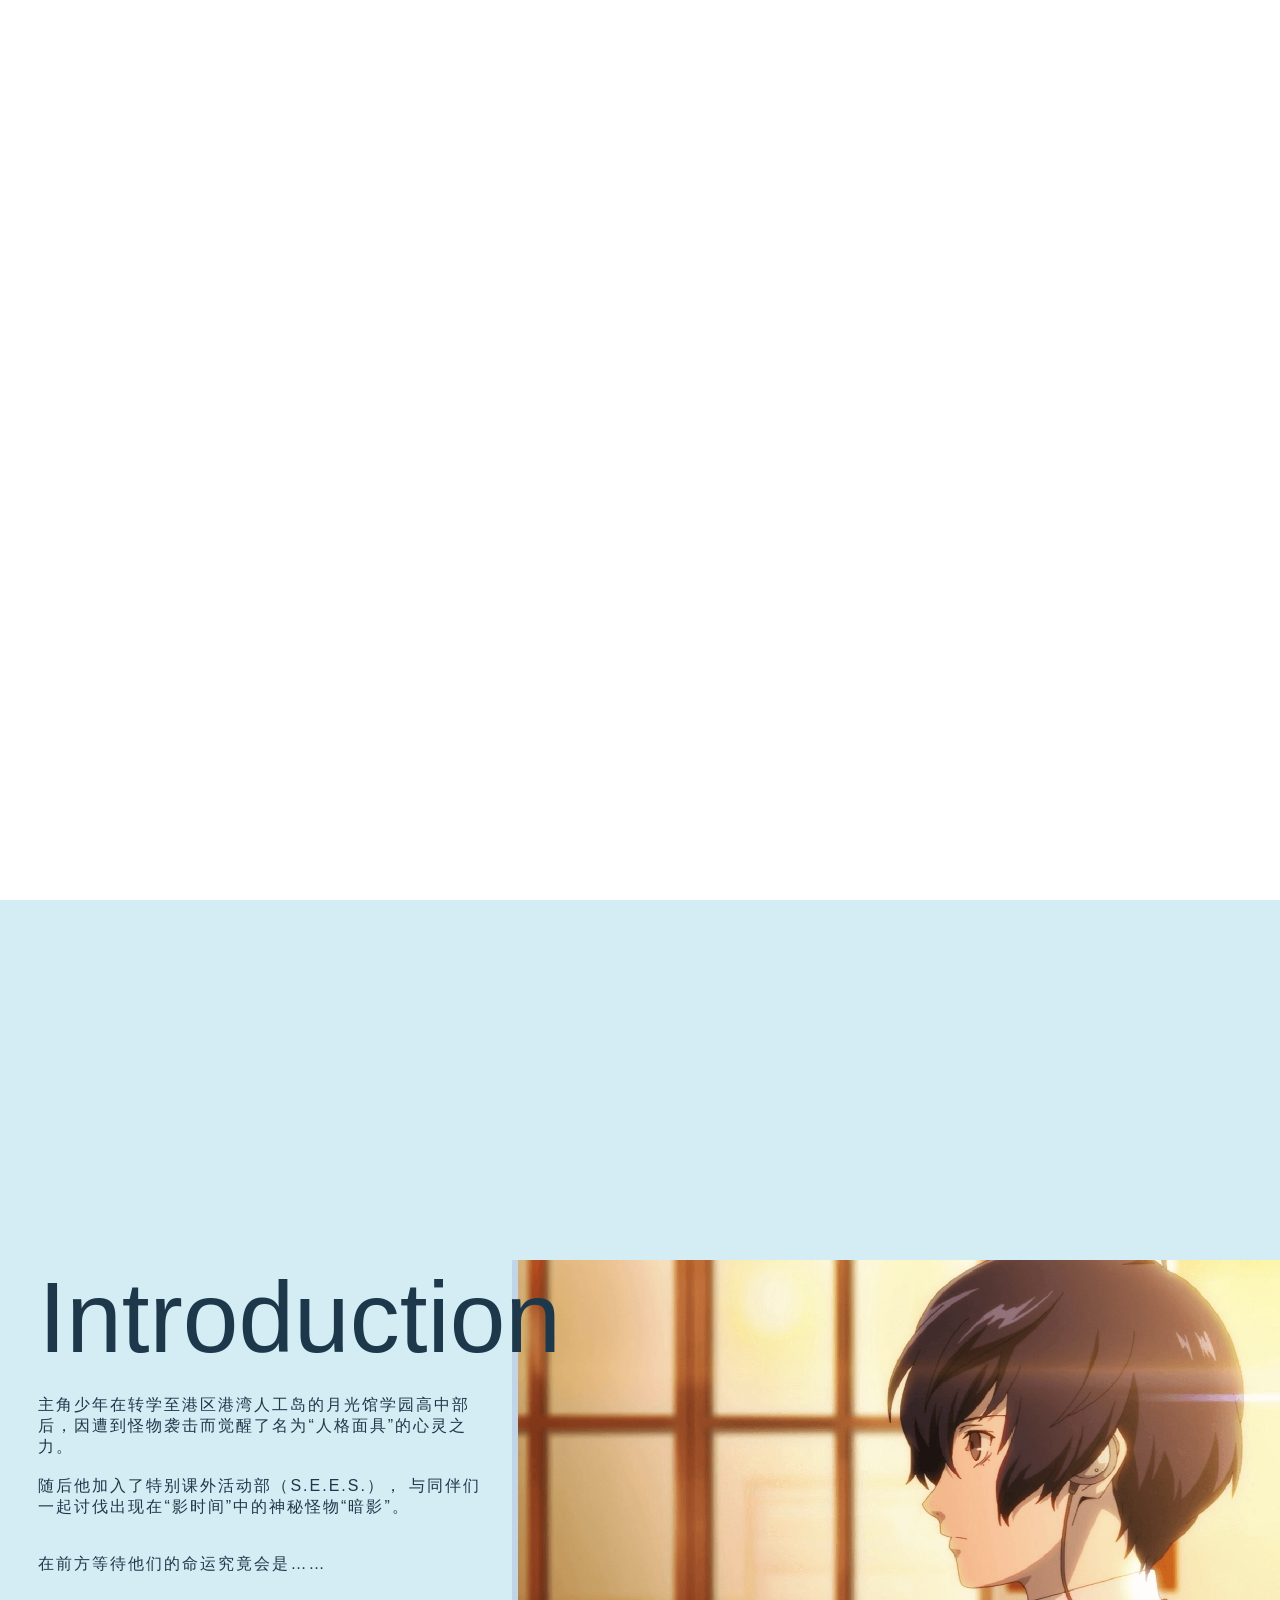
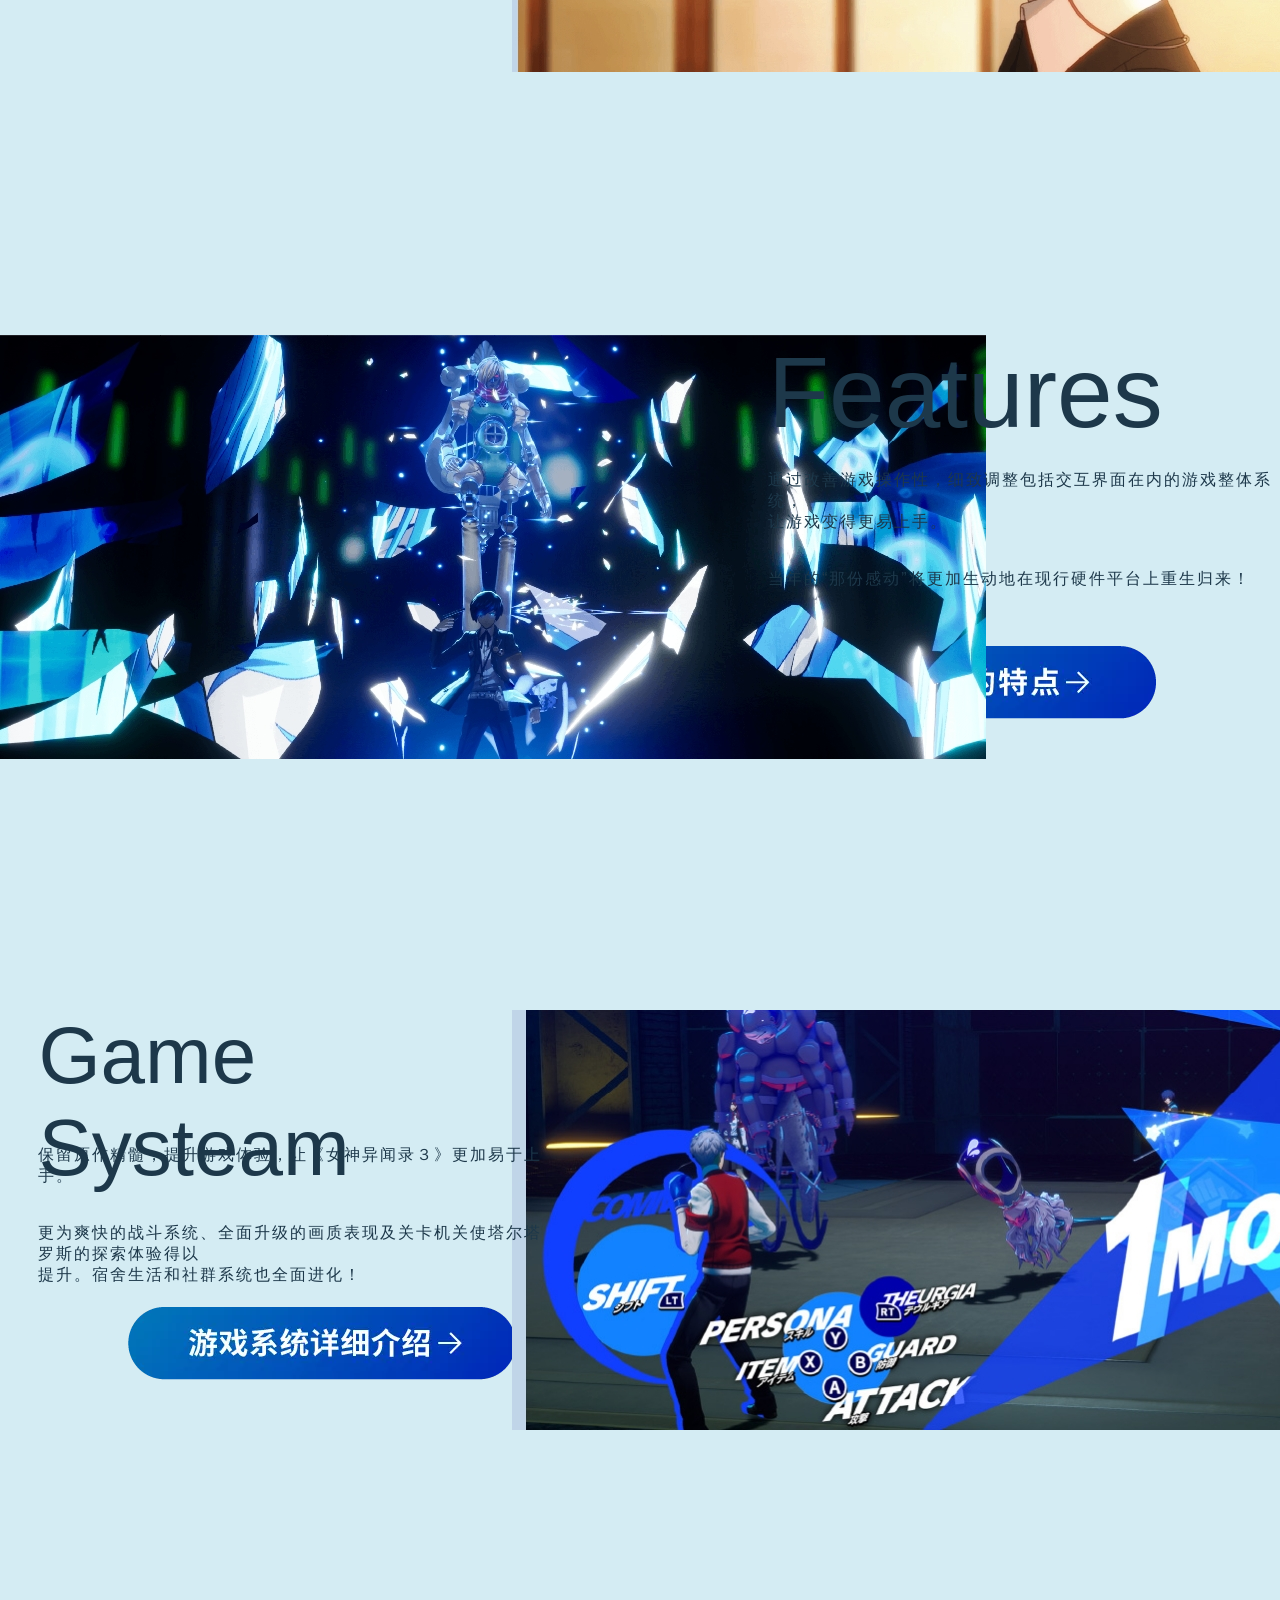
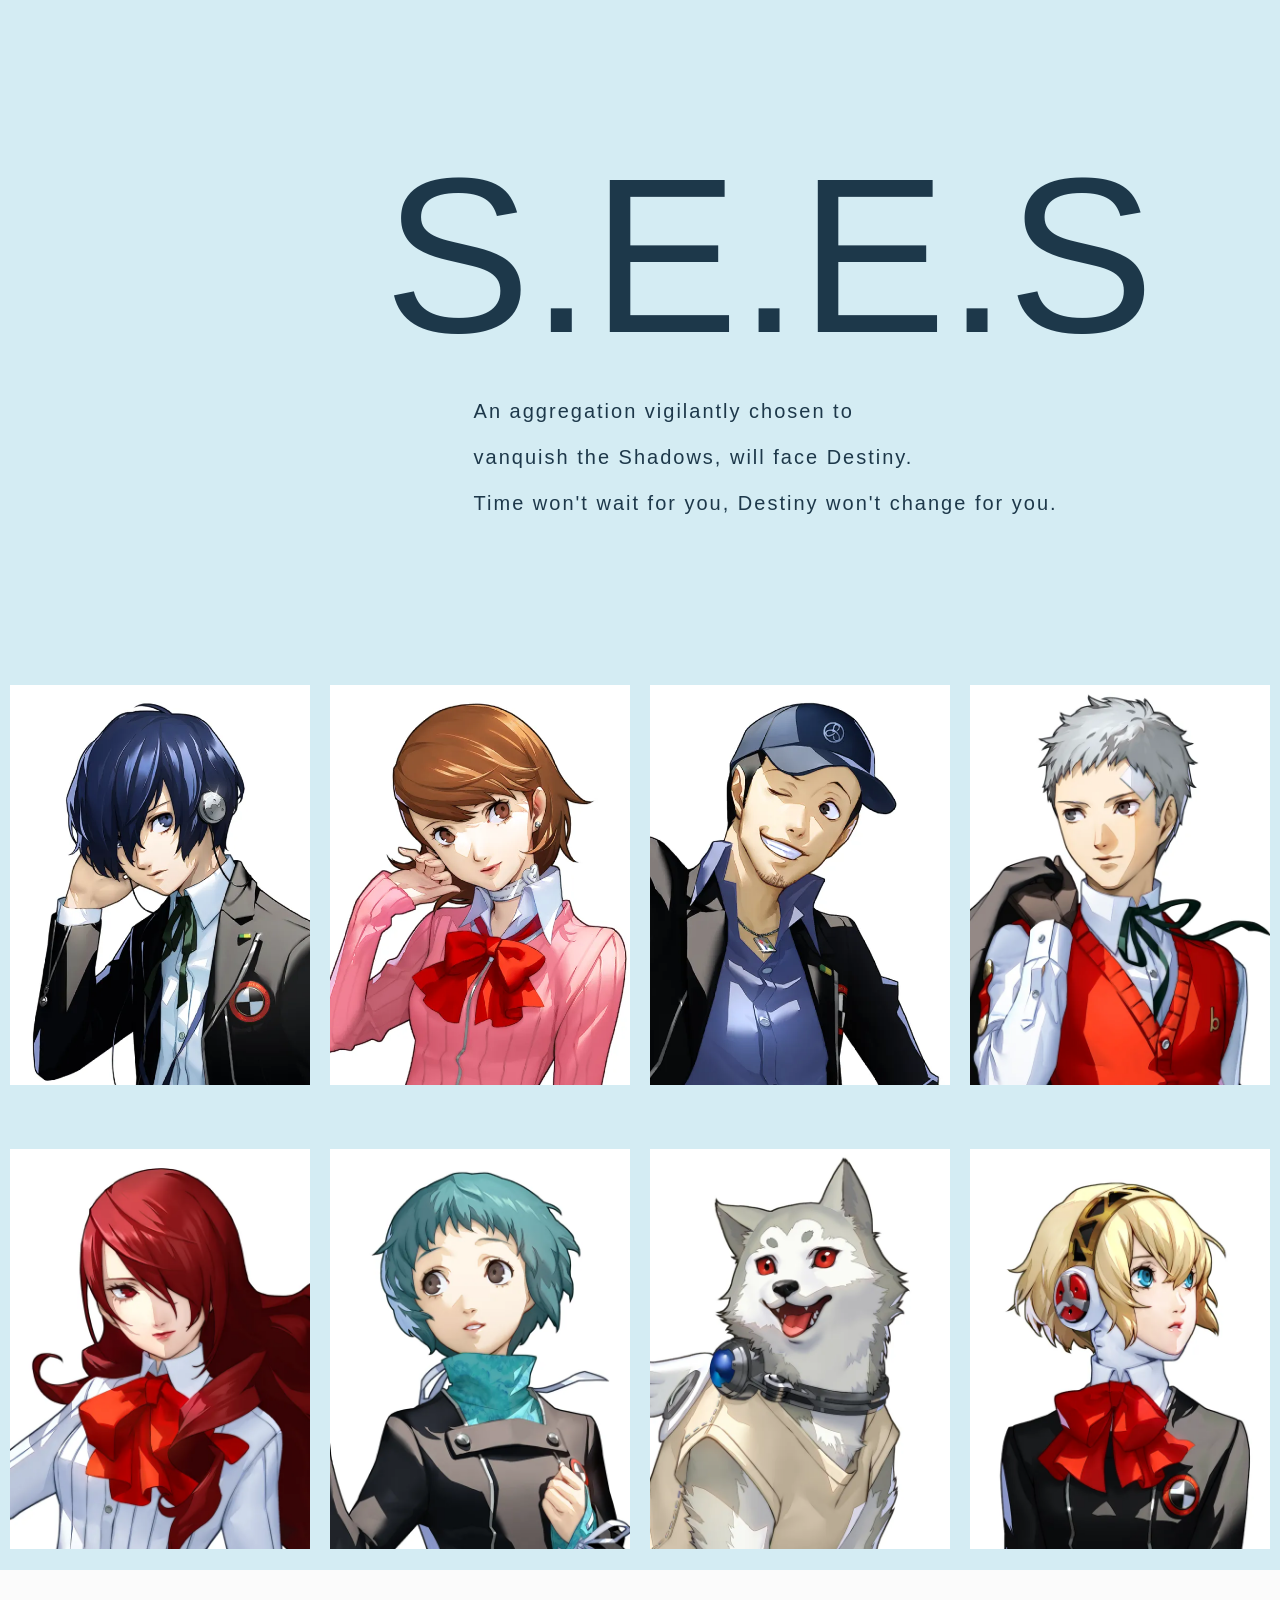
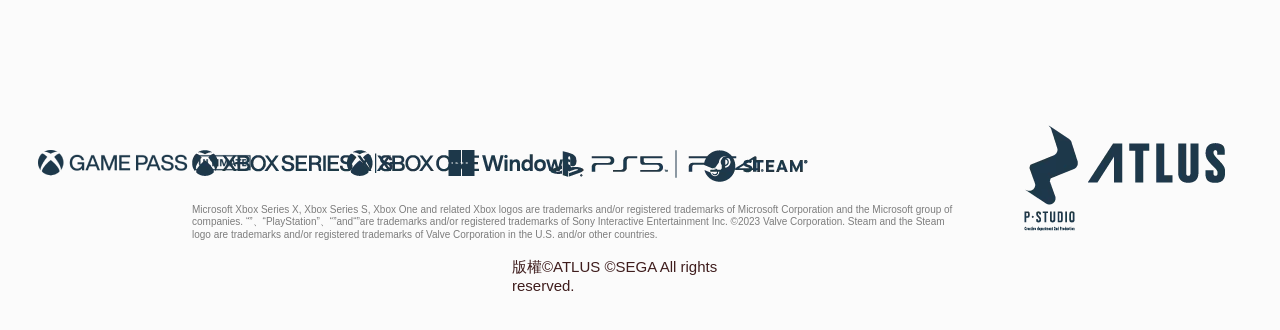
<file: index.html>
<!DOCTYPE html>
<html>
	<head>
		<meta charset="utf-8" />
		<title></title>
		<link rel="stylesheet" href="css/style.css" />
		<link rel="stylesheet" href="css/box.css" />
		<style>
			body,
			html {
				padding: 0;
				margin: 0;
				font-family: Arial, sans-serif;
				display: block;
			}

			.startwaves {
				position: fixed;
				display: flex;
				justify-content: center;
				height: 120vh;
				width: 100%;
				background-color: #469ce5;
				transform: translateY(-10vh);
				animation-name: down;
				animation-duration: 3s;
				animation-delay: 1s;
				animation-timing-function: ease-out;
				z-index: 999;
			}

			@keyframes down {
				0% {
					transform: translateY(-10vh);
				}

				100% {
					transform: translateY(110vh);
				}

			}

			.waves {
				display: block;
				position: absolute;
				bottom: 120vh;
				width: 100%;
			}

			#videobg {
				width: 100%;
				height: 100%;
			}

			.videos {
				width: 100%;
				height: 100%;
				object-fit: cover;
				position: absolute;
			}

			#centertext {
				position: absolute;
				left: 50%;
				top: 50%;
				transform: translate(-50%, -50%);
				text-align: center;
				animation-name: out;
				animation-duration: 1.5s;
				animation-delay: 3s;
				animation-fill-mode: forwards; 
			}

			@keyframes out {
				100% {
					opacity: 0;
					display: none;
				}
			}
			@keyframes in {
				100% {
					opacity: 1;
				}
			}
			#p3relogo{
				position: absolute;
				right: 12%;
				top: 50%;
				opacity: 0;
				transform: translateY(-50%);
				animation-name: in;
				animation-duration: 1.5s;
				animation-delay: 5s;
				animation-iteration-count: 1;
				animation-fill-mode: forwards; 
			}
		</style>
	</head>
	<body>
		<div class="startwaves" id="downout">
			<div class="waves">
				<img src="img/waves/wave-1.svg" />
				<img src="img/waves/wave-2.svg" />
				<img src="img/waves/wave-3.svg" />
				<img src="img/waves/wave-4.svg" />
				<img src="img/waves/wave-5.svg" id="shape" />
			</div>
		</div>


		<div id="videobg">
			<video id="video2" class="videos" muted="muted" loop>
				<source src="assset/fv_movie2.mp4">
			</video>

			<video id="video1" class="videos" muted="muted">
				<source src="assset/fv_movie1.mp4">
			</video>

			<div id="centertext">
				<h1>Memento Mori</h1>
				<p>Remember, You Will Die.<br />Time never waits.<br />It delivers all equally to the same end.</p>
			</div>

			<img id="p3relogo" src="img/P3RE.svg" alt="" /> 
		</div>
		<div id="box1" >
			<video src="img/pv/1394741010-1-192.mp4"autoplay muted playsinline loop ></video>
			
		</div>
		<div id="box2">
			<div id="box2-2"class="flag"><img src="img/box1/onep.jpeg" alt=""></div>
			<div id="box2-3"class="flag">Introduction</div>
			<div id="box2-4"class="flag">主角少年在转学至港区港湾人工岛的月光馆学园高中部后，因遭到怪物袭击而觉醒了名为“人格面具”的心灵之力。
                <br><br>
				随后他加入了特别课外活动部（S.E.E.S.），
				与同伴们一起讨伐出现在“影时间”中的神秘怪物“暗影”。
				<br><br><br>
				在前方等待他们的命运究竟会是……
				
				</div>
            <div id="featureimg"class="flag"><img src="img/box1/more_btn_3c1cdb2b6c1eec246de0be513796da97.webp" alt=""></div>
			<div id="box2-5"class="flag"><img src="img/box1/twop.jpeg" alt=""></div>
			<div id="box2-6"class="flag">Features</div>
			<div id="box2-7"class="flag">通过改善游戏操作性，细致调整包括交互界面在内的游戏整体系统， <br>让游戏变得更易上手。
                 <br><br><br>
				当年的“那份感动”将更加生动地在现行硬件平台上重生归来！
				
				</div>
			<div id="gamesysteamimg"class="flag"><img src="img/box1/game_system_btn_a3a720f287d7225ecc42d95d7fe96fd7.webp" alt=""></div>
			<div id="box2-8"class="flag"><img src="img/box1/threep.jpeg" alt=""></div>
			<div id="box2-9"class="flag">Game Systeam</div>
			<div id="box2-10"class="flag">保留原作精髓，提升游戏体验，让《女神异闻录３》更加易于上手。<br><br><br>

				更为爽快的战斗系统、全面升级的画质表现及关卡机关使塔尔塔罗斯的探索体验得以 <br>提升。宿舍生活和社群系统也全面进化！</div>
		</div>

		    <div id="seebox"class="flag"></div>
			<div id="SEES" class="flag">S.E.E.S</div>
			<div id="SEES-text"class="flag">An aggregation vigilantly chosen to <br><br>

				vanquish the Shadows, will face Destiny.<br><br>
				
				Time won't wait for you, Destiny won't change for you.</div>
        
			<div class="characterbox" >
				<ul class="flag">
				<li><img src="img/character/character1_badbd990dcbabe1f25c22de113f772a0.webp" alt=""></li>
				<li><img src="img/character/character2_35a3dc87ea1a02e2e3d6397d46e1cbf9.webp" alt=""></li>
				<li><img src="img/character/character3_cd155bb1faff87558813a0054f0f9436.webp" alt=""></li>
				<li><img src="img/character/character4_b11ad41cb7a01fef1d40aeb65d002471.webp" alt=""></li>
			    </ul >
			    <ul class="flag">
				<li><img src="img/character/character5_fa07d2d06f3925eea4af9a91937506ba.webp" alt=""></li>
				<li><img src="img/character/character6_0e3115e9f6076da20973ac40ef045866.webp" alt=""></li>
				<li><img src="img/character/character7_532c5a12d64704763e5cac354fb3874c.webp" alt=""></li>
				<li><img src="img/character/character8_790cb89b62931cfe93f16d61c746464d.webp" alt=""></li>
			    </ul>	
			</div>
			
			<div class="bottom">
				<div id="box5">
					<div id="logogamepass"class="flag"><img src="img/box1/game_pass_logo_a2c3e7460d06173dc9b25bce8f81383d.png" alt=""></div>
					<div id="logoxbox"class="flag"><img src="img/box1/xbox_xs_logo_716872195e3289c9541e980c543ef82a.webp" alt=""></div>
					<div id="logoxboxnoe"class="flag"><img src="img/box1/xbox_one_logo_81ff2c384596af3177ba3018ccfa7b48.webp" alt=""></div>
					<div id="logowindows"class="flag"><img src="img/box1/windows_logo_2149d9c4adabcad6a7f8534d96ba1a6d.webp" alt=""></div>
					<div id="logops"class="flag"><img src="img/box1/ps5_ps4_logo_edcdc8392c0fd9286e1187e973d21b89.webp" alt=""></div>
					<div id="logosteam"class="flag"><img src="img/box1/steam_logo_f359fba372b69c152feb76e4e2203d7a.webp" alt=""></div>
					<div id="atlus"class="flag"><img src="img/box1/atlus_logo_853c96f1dd3f1de2b369be4f9dd38b47.webp" alt=""></div>
					<div id="pst"class="flag"><img src="img/box1/p_studio_logo_309f72dd4c41c3616cc1eb2b576c2561.webp" alt=""></div>
					<div id="lasswarning"class="flag">Microsoft Xbox Series X, Xbox Series S, Xbox One and related Xbox logos are trademarks and/or registered trademarks of Microsoft Corporation and the Microsoft group of companies.
						“”、“PlayStation”、“”and“”are trademarks and/or registered trademarks of Sony Interactive Entertainment Inc.
						©2023 Valve Corporation. Steam and the Steam logo are trademarks and/or registered trademarks of Valve Corporation in the U.S. and/or other countries.</div>
					<div id = banquan class="flag">版權©ATLUS ©SEGA All rights reserved.</div>
				</div>
			</div>
		<script>
			// 效果1
			var downwave = document.getElementById('downout');
			
			// 添加动画结束事件监听器
			downwave.addEventListener('animationend', function() {
				// 在动画结束后执行操作
				downwave.style.display = 'none'
				var video1 = document.getElementById("video1");
				var video2 = document.getElementById("video2");
				video1.play();
				video1.addEventListener('ended', function() {
					//
					video1.style.display = 'none'
					video2.play();
				});
			});
			// 效果2鼠标悬停播放视频
                 const video = document.querySelector('#box1 video')
				 // 监听鼠标移入事件
                 document.querySelector('#box1').addEventListener('mouseenter', function() {
                   video.style.opacity = '1';
            });

            // 监听鼠标移出事件
                 document.querySelector('#box1').addEventListener('mouseleave', function() {
                 video.style.opacity = '0';
            });	

			// 效果3人物卡
			window.onload = function() {
      var images = document.querySelectorAll('.characterbox img');
      var characterBox = document.querySelector('.characterbox');
      var colors = ['rgb(134,237,252)', 'rgb(252,147,255)', 'rgb(152,159,251)', 'rgb(211,218,218)',
	             'rgb(246,140,168)', 'rgb(149,245,220)', 'rgb(242,244,242)', 'rgb(250,246,166)'];
      
      for (let i = 0; i < images.length; i++) {
        // 为每张图片添加鼠标悬停事件
        images[i].onmouseover = function() {
          // 当鼠标悬停时设置 characterbox 的背景颜色
          characterBox.style.backgroundColor = colors[i];
          // 放大当前悬停的图片
          this.style.transform = 'scale(1.1)';
        };
        // 为每张图片添加鼠标移出事件
        images[i].onmouseout = function() {
          // 当鼠标移出时清除 characterbox 的背景颜色
          characterBox.style.backgroundColor = '';
          // 恢复图片的原始大小
          this.style.transform = 'scale(1)';
        };
      }
    };//效果4滚动
	const observer = new IntersectionObserver(function(entries) {
          for (var i = 0; i < entries.length; i++) {
              var entry = entries[i];
              if (entry.isIntersecting) {
                  entry.target.classList.add("active");
              }
          }
      });
  
      var hiddenElements = document.querySelectorAll(".flag");
      for (var j = 0; j < hiddenElements.length; j++) {
          observer.observe(hiddenElements[j]);
      }
		</script>
	</body>
</html>
</file>
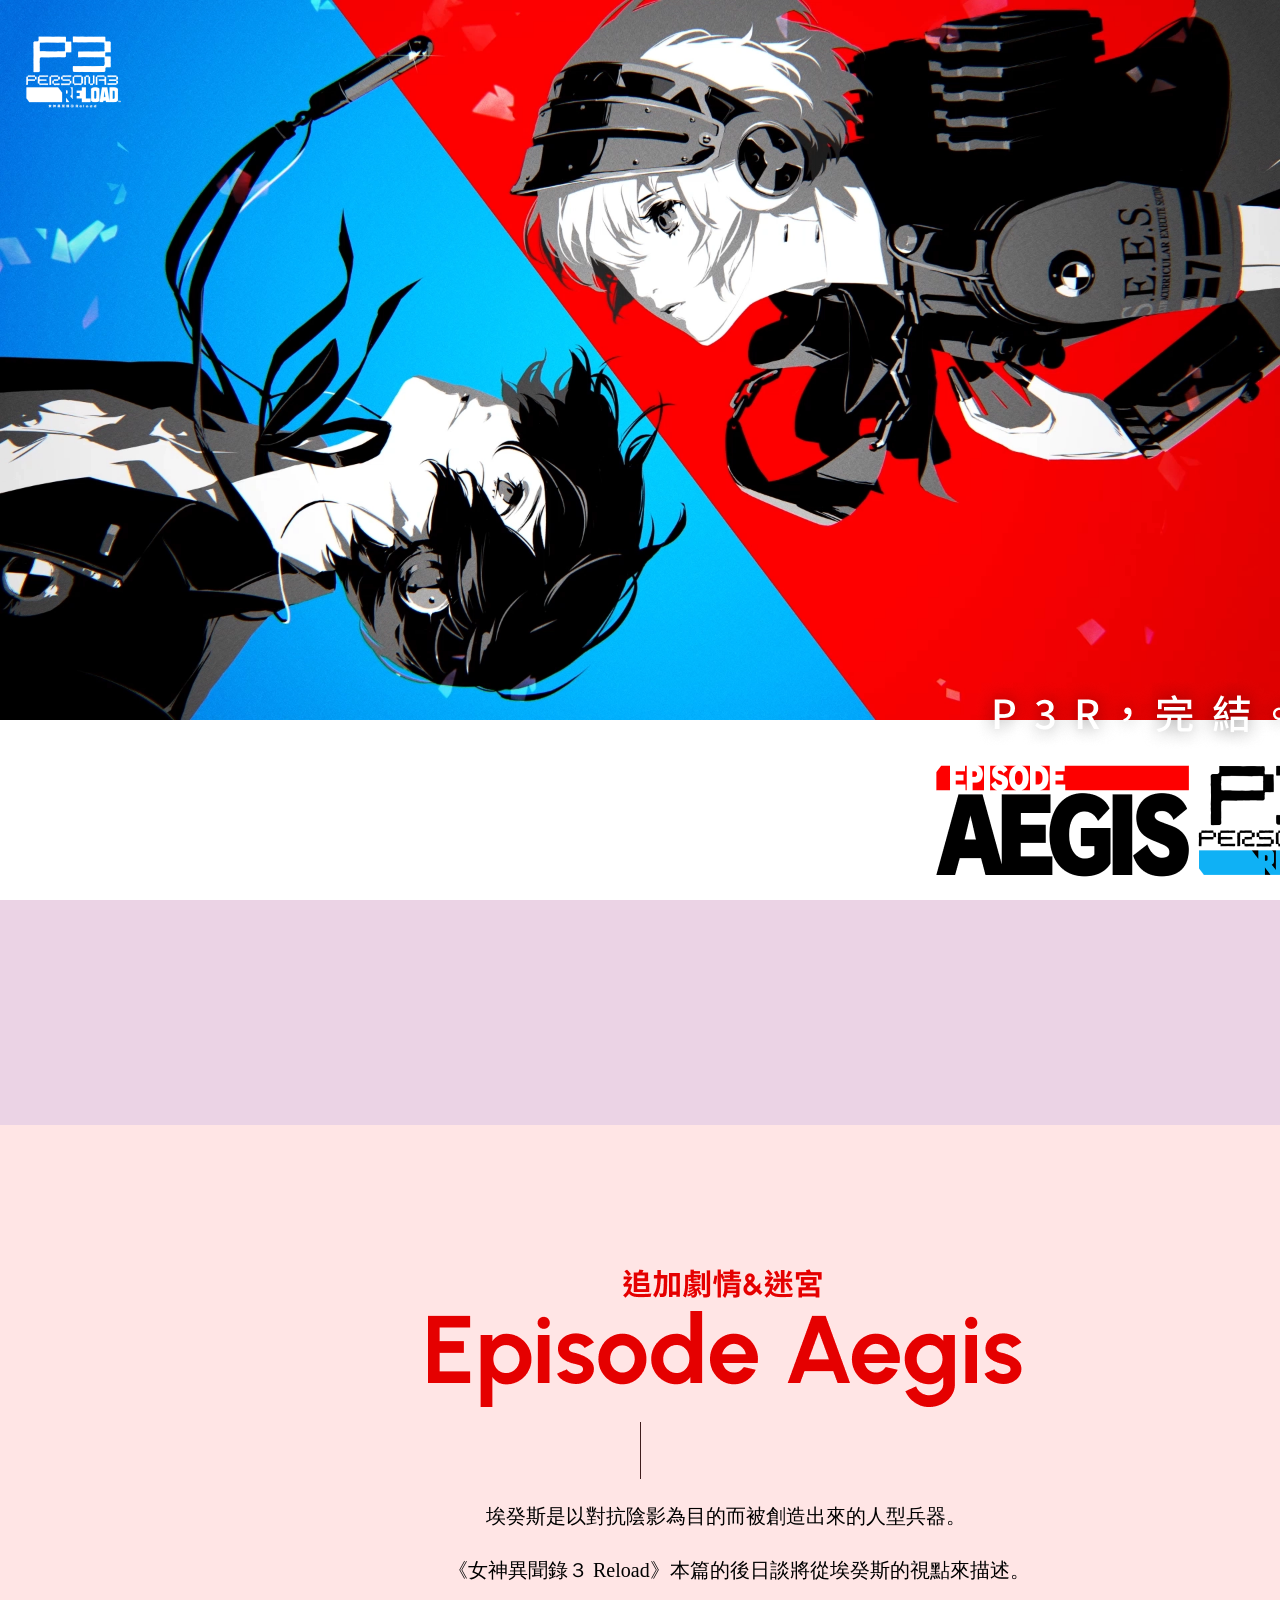
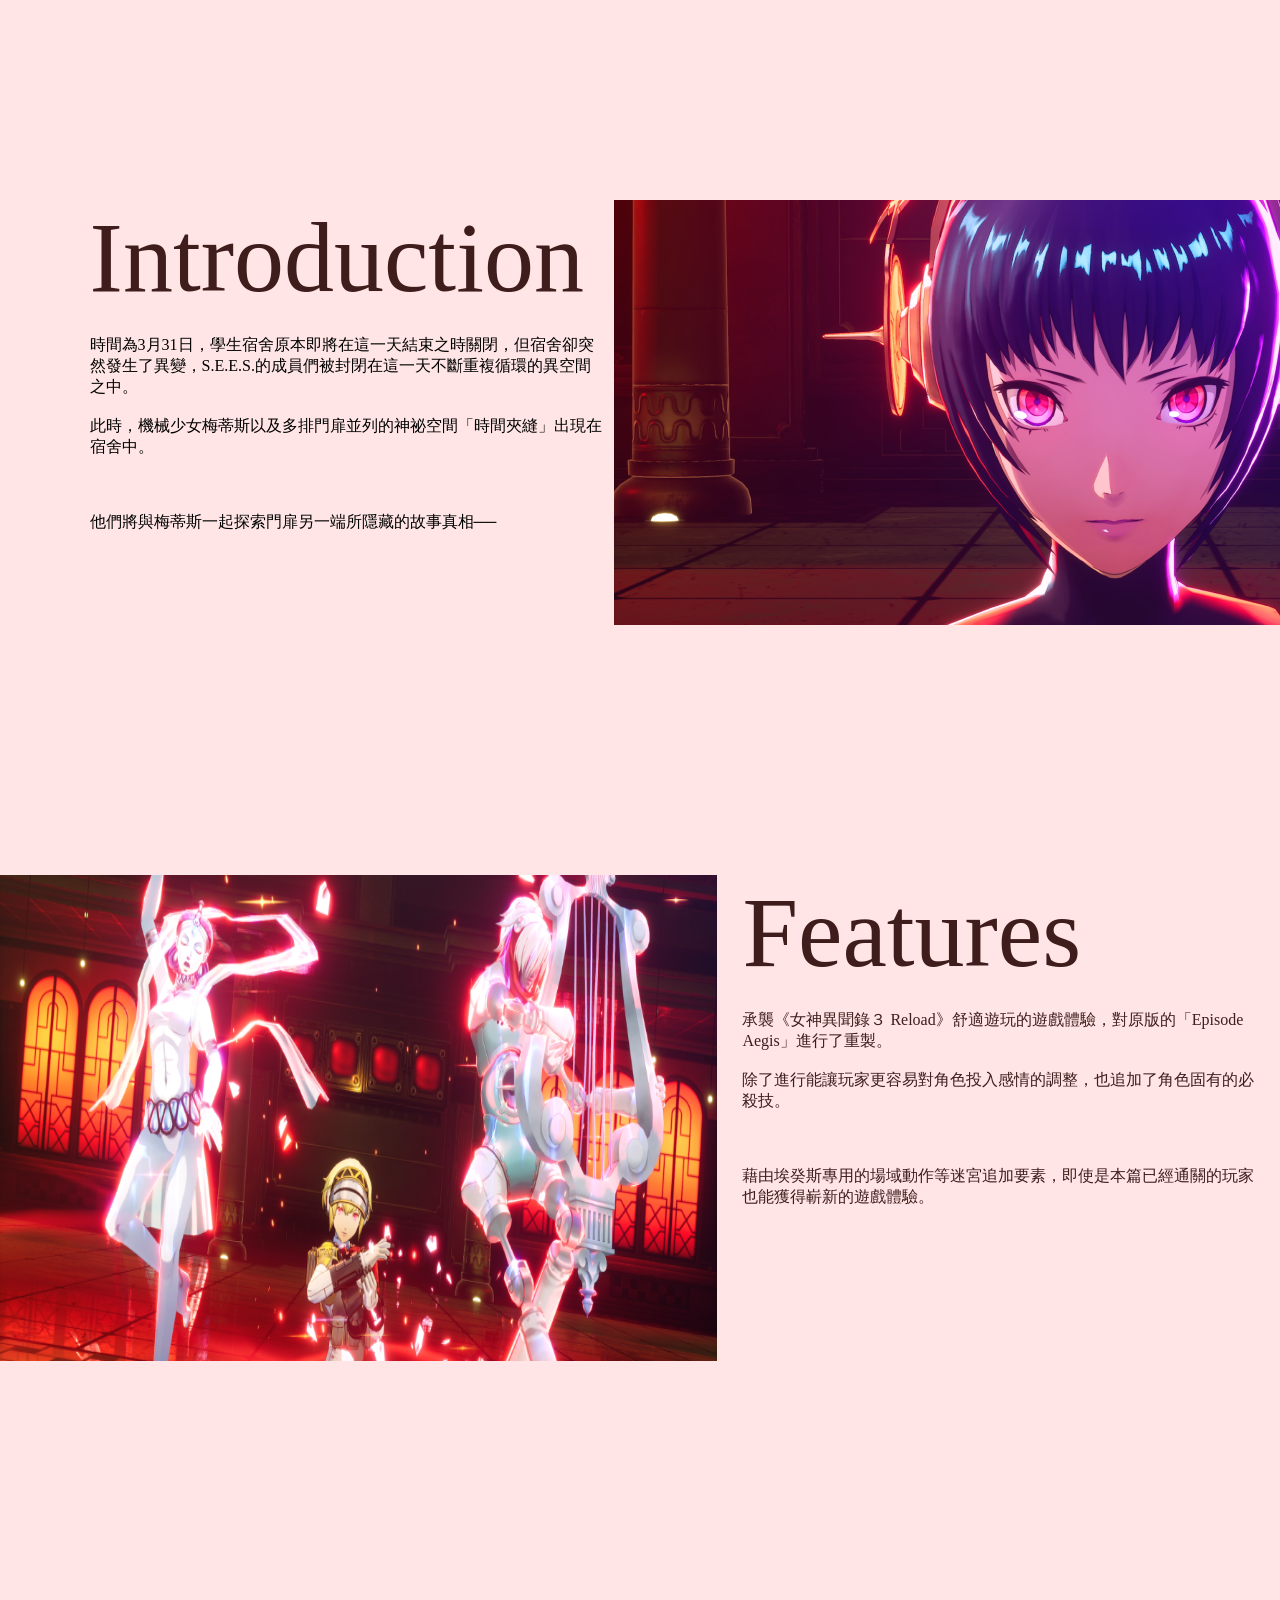
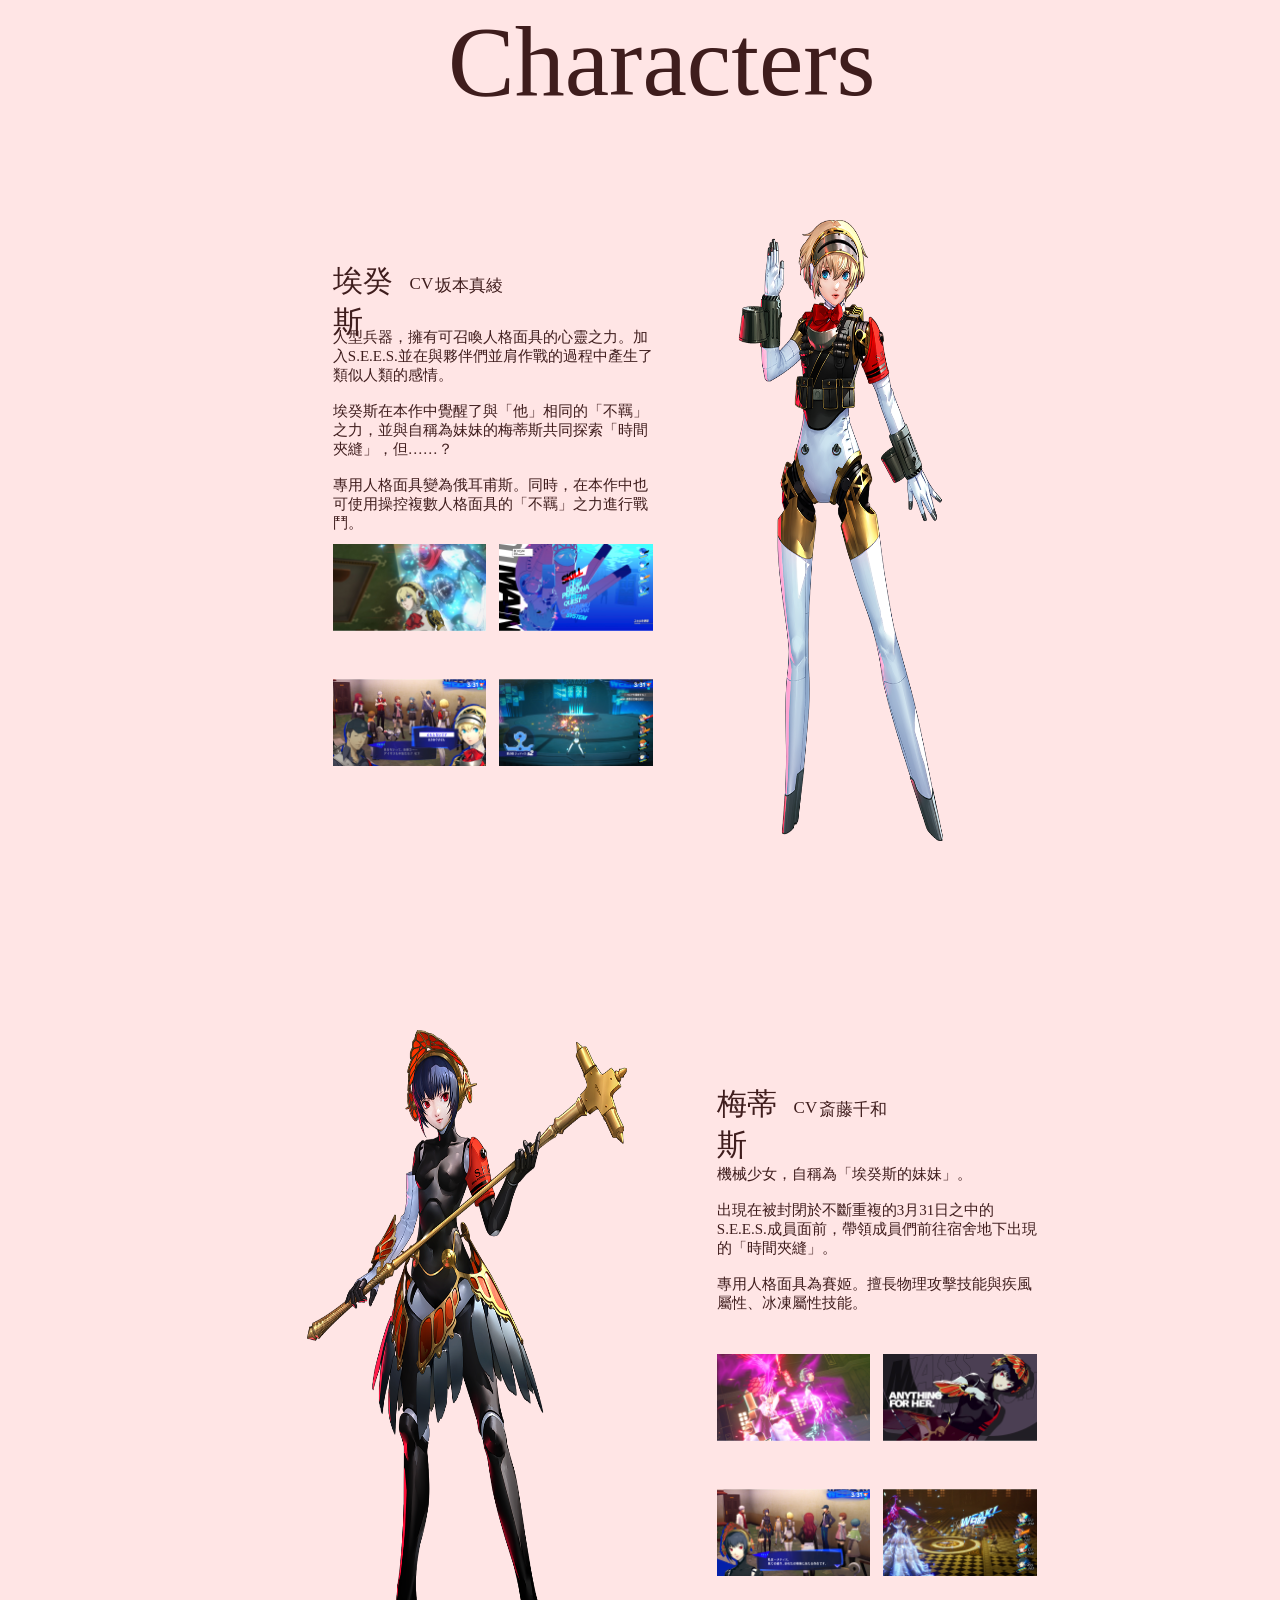
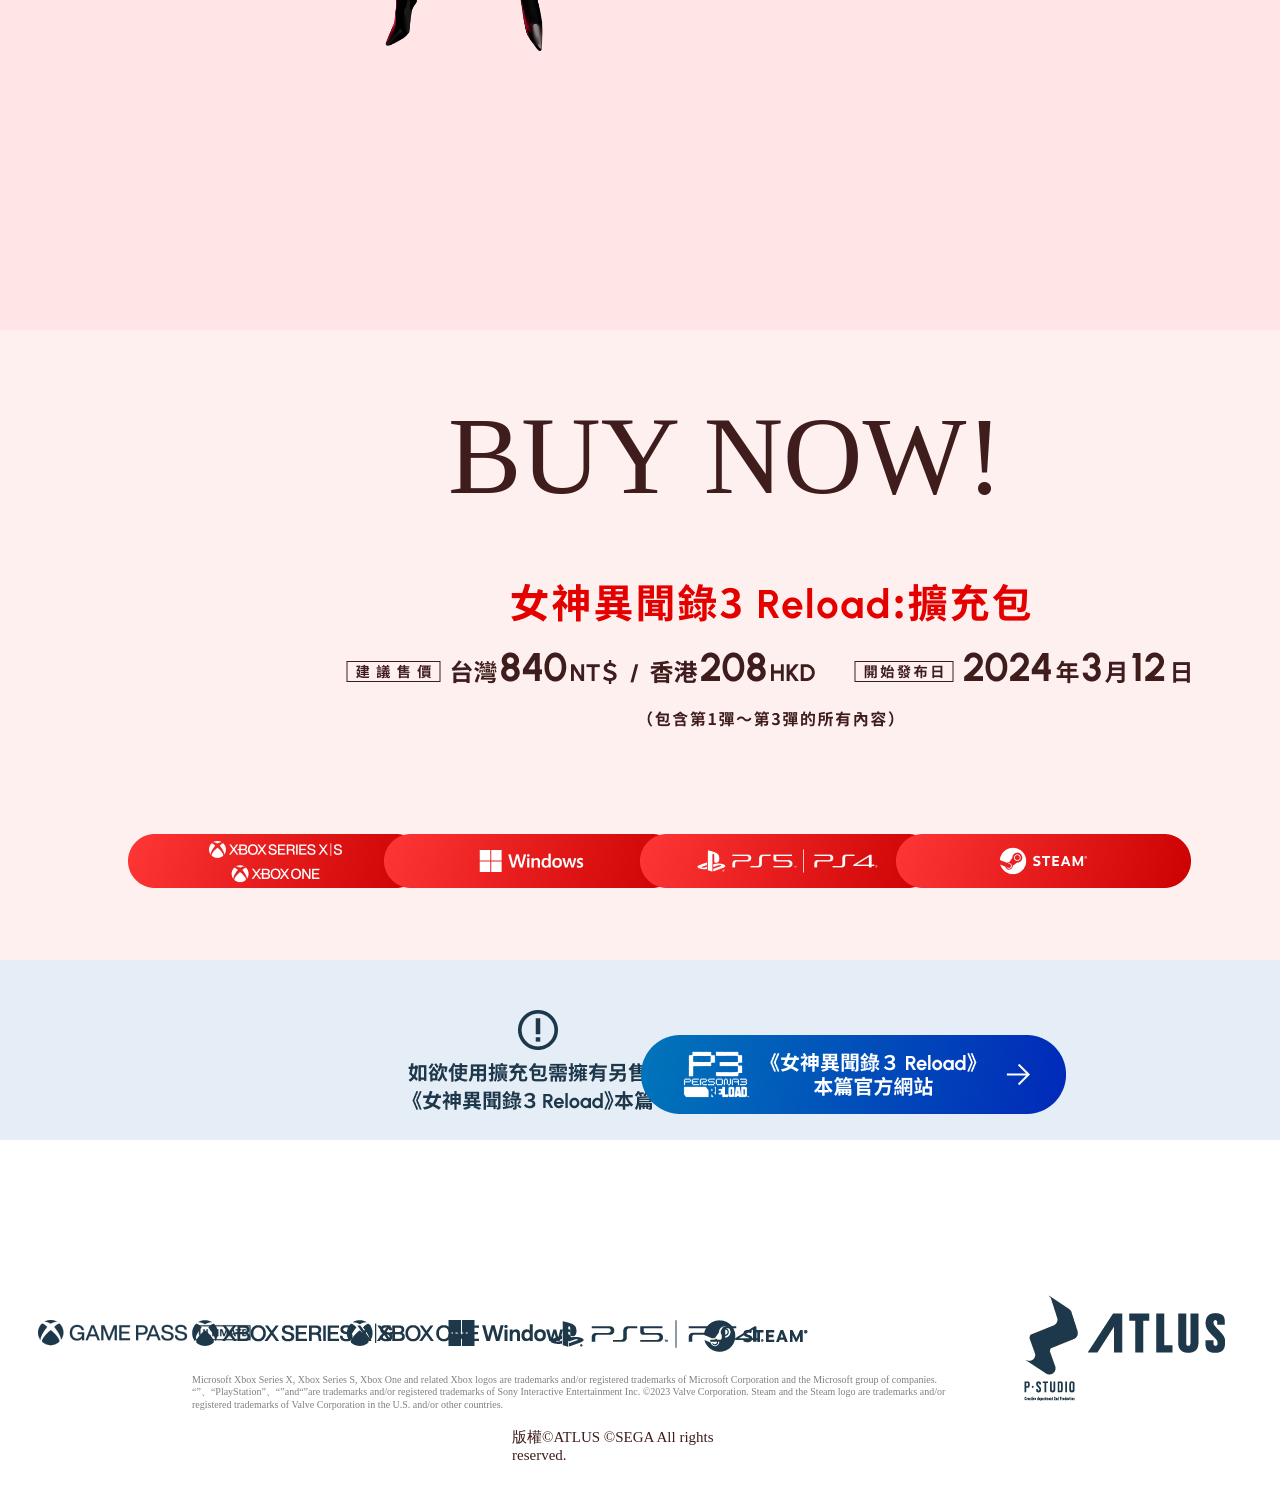
<file: DLC.HTML>
<!DOCTYPE html>
<html lang="en">
<head>
    <meta charset="UTF-8">
    <meta name="viewport" content="width=device-width, initial-scale=1.0">
    <title>Document</title>
    <link rel="stylesheet" href="css/DLC.css" />
</head>
<body>
    <div id="ttu"><img src="img/DLC/fv_movie_img_e6db132d3c246038e5b70c7a19c7bcb0.webp" alt="" height="100%"></div>
    <div id="logo"><img src="img/DLC/logo_6d661778a73955e1b725af61252b0b6b.png" alt="" height="100%"></div>
    <div id="logo2"><img src="img/DLC/title_logo_c70d2255808fa629f5afe6599fcb1962.png" alt="" height="100%"></div>
    <div id="box1" >
        <video src="img/pv/25714688410-1-192.mp4"autoplay muted playsinline loop></video>
        
    </div>
    <div id="non"></div>
    <div id="box2">
        <div id="new1"class="flag"><img src="img/DLC/story_title_ffd8e1481708d6e828bf862f129e9cc6.png" alt=""></div>
        <div id="new2"class="flag"><img src="img/DLC/story_title_description_e7e4f927d3dad8b16073ee989de94433.png" alt=""></div>
        
        <div id="new3"class="flag">埃癸斯是以對抗陰影為目的而被創造出來的人型兵器。</div>
        <div id="new3-"class="flag">《女神異聞錄３ Reload》本篇的後日談將從埃癸斯的視點來描述。</div>

        <div id="box2-2"class="flag"><img src="img/DLC/ss_introduction_48024cc5d03154f818e51c7020cdd349.png" alt=""></div>
        <div id="box2-3"class="flag">Introduction</div>
        <div id="box2-4"class="flag">時間為3月31日，學生宿舍原本即將在這一天結束之時關閉，但宿舍卻突然發生了異變，S.E.E.S.的成員們被封閉在這一天不斷重複循環的異空間之中。<br><br>
            此時，機械少女梅蒂斯以及多排門扉並列的神祕空間「時間夾縫」出現在宿舍中。<br><br><br><br> 
            他們將與梅蒂斯一起探索門扉另一端所隱藏的故事真相──</div>

        <div id="box2-5"class="flag"><img src="img/DLC/ss_features_28ed32fa5b89caec7a4e03a2d97d0fe8.png" alt=""></div>
        <div id="box2-6"class="flag">Features</div>
        <div id="box2-7"class="flag">承襲《女神異聞錄３ Reload》舒適遊玩的遊戲體驗，對原版的「Episode Aegis」進行了重製。<br><br>
            除了進行能讓玩家更容易對角色投入感情的調整，也追加了角色固有的必殺技。<br><br><br><br> 
            藉由埃癸斯專用的場域動作等迷宮追加要素，即使是本篇已經通關的玩家也能獲得嶄新的遊戲體驗。</div>

         <div id="char">Characters</div>
         
         <div id="text">
            <div id="uname">埃癸斯</div>
            <div id="cv"> CV</div>
            <div id="ucvname">坂本真綾</div>
            <div id="message">人型兵器，擁有可召喚人格面具的心靈之力。加入S.E.E.S.並在與夥伴們並肩作戰的過程中產生了類似人類的感情。<br><br>

                埃癸斯在本作中覺醒了與「他」相同的「不羈」之力，並與自稱為妹妹的梅蒂斯共同探索「時間夾縫」，但……？<br><br>
                
                專用人格面具變為俄耳甫斯。同時，在本作中也可使用操控複數人格面具的「不羈」之力進行戰鬥。</div>
            <div id="imgzuos"><img src="img/DLC/chara1_ss1_1c306813d08aa07f54a4fbbd3fa658dc.jpg" alt=""></div>
            <div id="imgyous"><img src="img/DLC/chara1_ss2_91ac774c8b8282433d9c30c19263afd4.jpg" alt=""></div>
            <div id="imgzuox"><img src="img/DLC/chara1_ss3_3e95e450328bfb8a7d012ee7d30f9e26.jpg" alt=""></div>
            <div id="imgyoux"><img src="img/DLC/chara1_ss4_02964fc65ffb8c2998ecdb65d4a6f809.jpg" alt=""></div>
         </div>
         <div id="tu-char"><img src="img/DLC/chara1_img_2b88740c4d60f98069892f4b4347ac23.png" alt=""></div>


         <div id="tu-char2"><img src="img/DLC/chara2_img_b6a9aeeea8bb43e21591554ee7a3ab72.png" alt=""></div>
          <div id="text2">
            <div id="uname2">梅蒂斯</div>
            <div id="cv2"> CV</div>
            <div id="ucvname2">斎藤千和</div>
            <div id="message2">機械少女，自稱為「埃癸斯的妹妹」。<br><br>

                出現在被封閉於不斷重複的3月31日之中的S.E.E.S.成員面前，帶領成員們前往宿舍地下出現的「時間夾縫」。<br><br>
                
                專用人格面具為賽姬。擅長物理攻擊技能與疾風屬性、冰凍屬性技能。</div>
            <div id="imgzuos2"><img src="img/DLC/chara2_ss1_0c0627fa94fa470591cf5fee7ad2747e.jpg" alt=""></div>
            <div id="imgyous2"><img src="img/DLC/chara2_ss2_fcf2052df4c8b748d29547f4155e7a34.jpg" alt=""></div>
            <div id="imgzuox2"><img src="img/DLC/chara2_ss3_65eeda8adbdac77b671decc940d2643b.jpg" alt=""></div>
            <div id="imgyoux2"><img src="img/DLC/chara2_ss4_591fbe8261480f82087b6468f4aecbd2.jpg" alt=""></div>
         </div>


    </div>
    <div id="box3">
        <div id="tit"class="flag">BUY NOW!</div>
        <div id="pic-buy"class="flag"><img src="img/DLC/buy_now_description_1ccb78b7eaf68291e1bb9763f67adcea.png" alt=""></div>
        <div id="xbox"class="flag"><img src="img/DLC/xbox_btn_e50bf2ed420fe0bbb9a3b35afe6d86e9.png" alt=""></div>
        <div id="windows"class="flag"><img src="img/DLC/windows_btn_8004181d40d70247e23920a3be3fd481.png" alt=""></div>
        <div id="ps"class="flag"><img src="img/DLC/ps_btn_abdf597fbd01a7712c78773330b993d2.png" alt=""></div>
        <div id="steam"class="flag"><img src="img/DLC/steam_btn_b61f831c57ae0fe32abef67a69bb2807.png" alt=""></div>
    </div>
    <div id="box4">
        <div id="warning"class="flag"><img src="img/DLC/official_site_text_e7eee1c137f1c8c90e17eda3e581d0c1.png" alt=""></div>
        <div id="official"class="flag"><img src="img/DLC/official_site_btn_8868176c05f8147e0f11a642630c7d1d.png" alt=""></div>
    </div>
    <div id="box5">
        <div id="logogamepass"class="flag"><img src="img/box1/game_pass_logo_a2c3e7460d06173dc9b25bce8f81383d.png" alt=""></div>
        <div id="logoxbox"class="flag"><img src="img/box1/xbox_xs_logo_716872195e3289c9541e980c543ef82a.webp" alt=""></div>
        <div id="logoxboxnoe"class="flag"><img src="img/box1/xbox_one_logo_81ff2c384596af3177ba3018ccfa7b48.webp" alt=""></div>
        <div id="logowindows"class="flag"><img src="img/box1/windows_logo_2149d9c4adabcad6a7f8534d96ba1a6d.webp" alt=""></div>
        <div id="logops"class="flag"><img src="img/box1/ps5_ps4_logo_edcdc8392c0fd9286e1187e973d21b89.webp" alt=""></div>
        <div id="logosteam"class="flag"><img src="img/box1/steam_logo_f359fba372b69c152feb76e4e2203d7a.webp" alt=""></div>
        <div id="atlus"class="flag"><img src="img/box1/atlus_logo_853c96f1dd3f1de2b369be4f9dd38b47.webp" alt=""></div>
        <div id="pst"class="flag"><img src="img/box1/p_studio_logo_309f72dd4c41c3616cc1eb2b576c2561.webp" alt=""></div>
        <div id="lasswarning"class="flag">Microsoft Xbox Series X, Xbox Series S, Xbox One and related Xbox logos are trademarks and/or registered trademarks of Microsoft Corporation and the Microsoft group of companies.
            “”、“PlayStation”、“”and“”are trademarks and/or registered trademarks of Sony Interactive Entertainment Inc.
            ©2023 Valve Corporation. Steam and the Steam logo are trademarks and/or registered trademarks of Valve Corporation in the U.S. and/or other countries.</div>
        <div id = banquan class="flag">版權©ATLUS ©SEGA All rights reserved.</div>
    </div>
    
    
    

    <script>
        // 获取视频元素
        const video = document.querySelector('#box1 video');

// 监听鼠标移入事件
     document.querySelector('#box1').addEventListener('mouseenter', function() {
// 显示视频
       video.style.opacity = '1';
});

// 监听鼠标移出事件
     document.querySelector('#box1').addEventListener('mouseleave', function() {
// 隐藏视频
     video.style.opacity = '0';
});

      const observer = new IntersectionObserver(function(entries) {
          for (var i = 0; i < entries.length; i++) {
              var entry = entries[i];
              if (entry.isIntersecting) {
                  entry.target.classList.add("active");
              }
          }
      });
  
      var hiddenElements = document.querySelectorAll(".flag");
      for (var j = 0; j < hiddenElements.length; j++) {
          observer.observe(hiddenElements[j]);
      }
    </script>
</body>
</html>
</file>
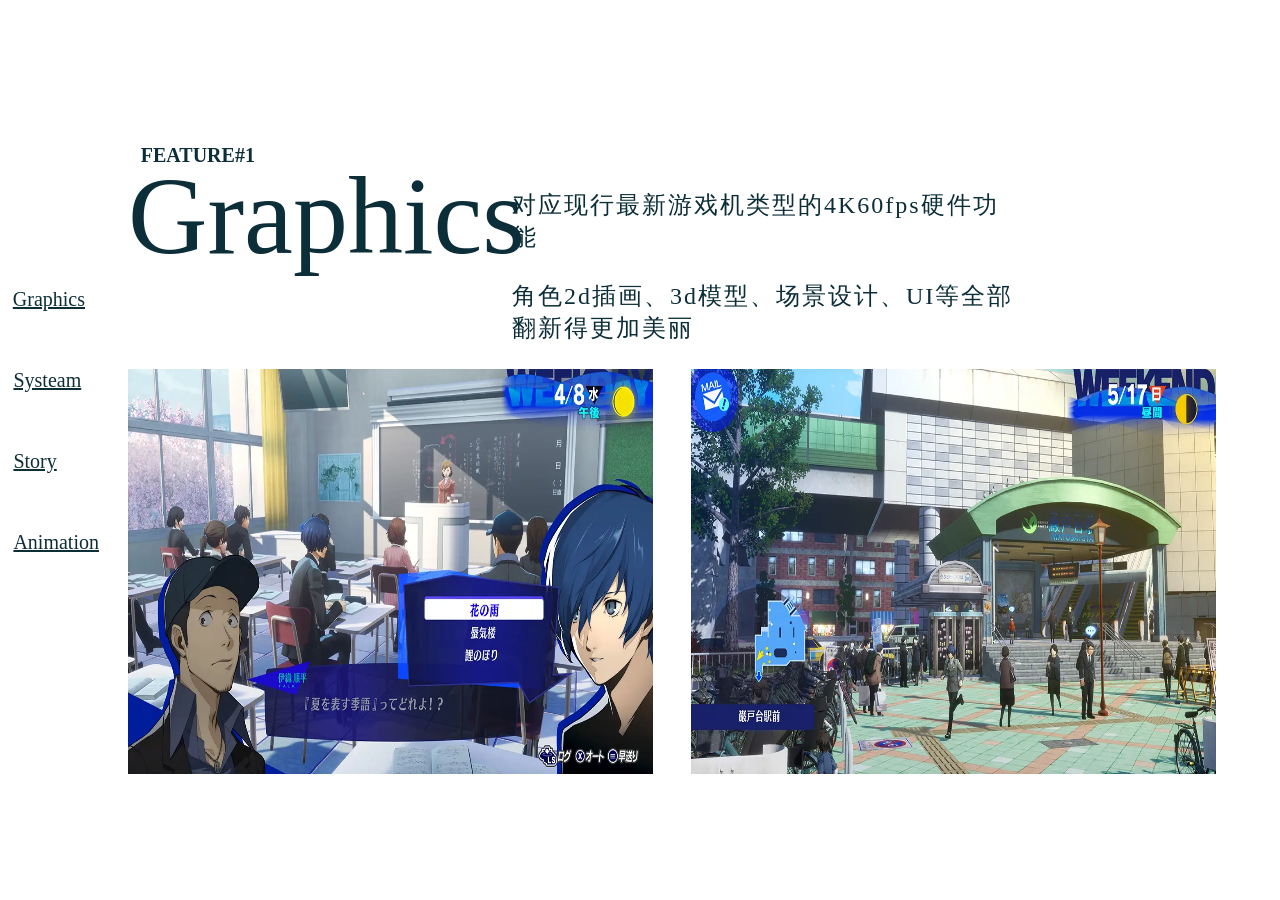
<file: feature.html>
<!DOCTYPE html>
<html lang="en">
<head>
    <meta charset="UTF-8">
    <meta name="viewport" content="width=device-width, initial-scale=1.0">
    <title>Document</title>
    <link rel="stylesheet" href="css/feature.css" />
</head>
<body>
    <div class="nav">
       <a href="#" id="nav1" data-id="1">Graphics</a>
       <a href="#"id="nav2" data-id="2">Systeam</a>
        <a href="#" id="nav3" data-id="3">Story</a>
        <a href="#" id="nav4" data-id="4">Animation</a>

    </div>
   
<div class="box1 active" >
    <div class="text">
        <div class="top1">FEATURE#1</div>
        <div class="title1">Graphics</div>
        <div class="title-right">对应现行最新游戏机类型的4K60fps硬件功能<br><br>角色2d插画、3d模型、场景设计、UI等全部翻新得更加美丽</div>
    </div>
    <div class="pic">
        <div class="p-left"><img src="img/feature/feature1_ss1_a3aa2098aa61cc5713be2e13f357d3f8.webp" alt=""></div>
        <div class="p-right"><img src="img/feature/feature1_ss2_1528d2dceeafb471e961a9ac8cd0b6c8.webp" alt=""></div>
    </div>
</div>

<div class="box1" id="box2">
    <div class="text">
        <div class="top1">FEATURE#2</div>
        <div class="title1">Systeam</div>
        <div class="title-right">提升了游戏的操作性，包括使用者在内，游戏整体变得对玩家更加友善等，在许多细节上进行了易于游玩的调整</div>
    </div>
    <div class="pic">
        <div class="p-left"><img src="img/feature/feature2_ss1_b331067ecccb15dd88f1397af612ac3b.webp" alt=""></div>
        <div class="p-right"><img src="img/feature/feature2_ss2_b671e49409555dfc854cf2f2d58f5392.webp" alt=""></div>
    </div>
</div>

<div class="box1" id="box3">
    <div class="text">
        <div class="top1">FEATURE#3</div>
        <div class="title1">Story</div>
        <div class="title-right">追加角色支线故事，追加搭话时的台词、追加场景语音</div>
    </div>
    <div class="pic">
        <div class="p-left"><img src="img/feature/feature3_ss1_f569f2efb9ce6a0d922ae85fec751f05.webp" alt=""></div>
        <div class="p-right"><img src="img/feature/feature3_ss2_d2a601eb2a19b546baa2ab2742f5ed07.webp" alt=""></div>
    </div>
</div>
<div class="box1" id="box4">
    <div class="text">
        <div class="top1">FEATURE#4</div>
        <div class="title1">Animation</div>
        <div class="title-right">包含片头语音在内，作品的内容全部重新制作，使名场面的演出更加生动</div>
    </div>
    <div class="pic">
        <div class="p-left"><img src="img/feature/feature4_ss1_e282c5c5b4ddb5ad5929beda3a508380.webp" alt=""></div>
        <div class="p-right"><img src="img/feature/feature4_ss2_c6fe351f815ae1a560d7c8d973c3577f.webp" alt=""></div>
    </div>
</div>

<script>
    const nav = document.querySelector('.nav')
    
    nav.addEventListener('click',function(e){
        if(e.target.tagName === 'A'){
           
           const i = +e.target.dataset.id
           document.querySelector('.active').classList.remove('active')
           document.querySelector(`.box1:nth-child(${i+1})`).classList.add('active')
        }
    })
</script>

</body>
</html>
</file>
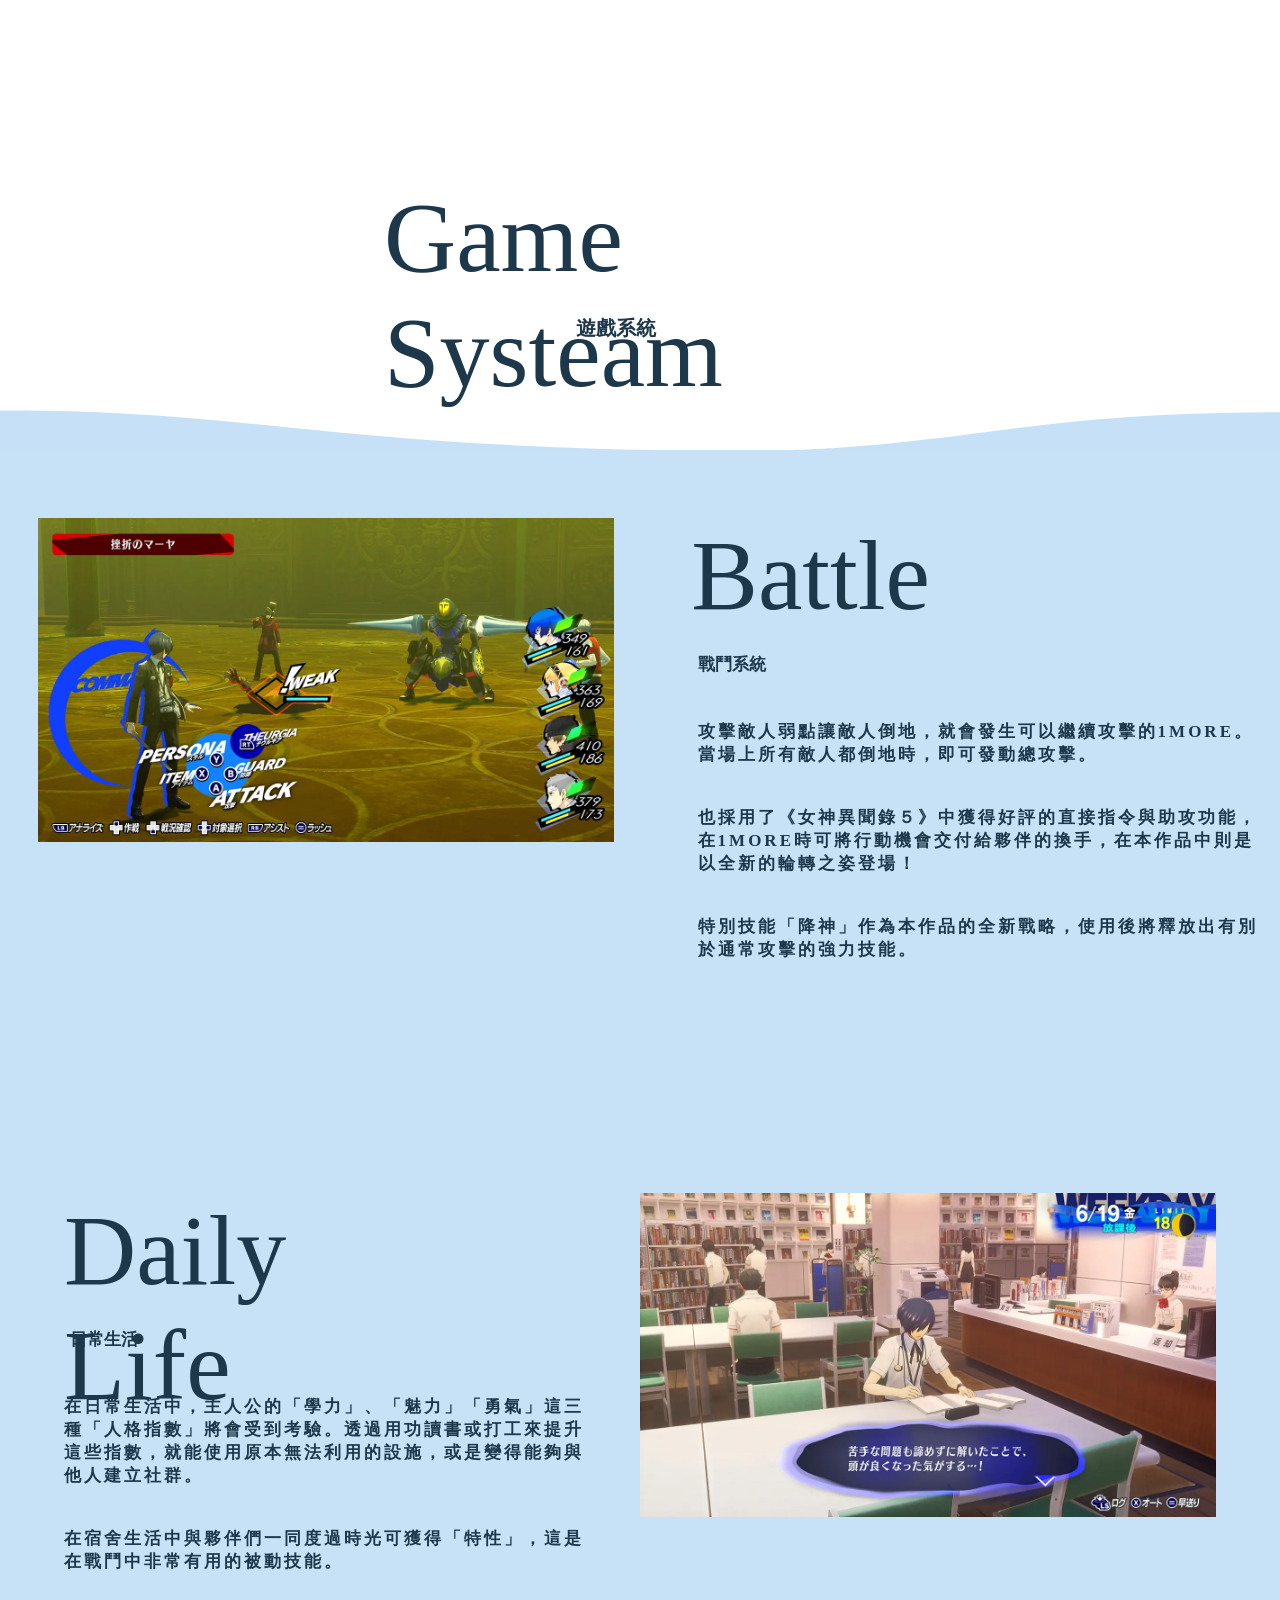
<file: gemesysteam.html>
<!DOCTYPE html>
<html lang="en">
<head>
    <meta charset="UTF-8">
    <meta name="viewport" content="width=device-width, initial-scale=1.0">
    <title>Document</title>
    <link rel="stylesheet" href="css/gamesysteam.css">
</head>
<body>
    
    <div class="top">
        <div id="sys">Game Systeam</div>
        <div id="sys-ch">遊戲系統</div>
    </div>
    <div id="bgcolor"><img src="img/waves/wave-5.svg" alt=""></div>
    <div id="bgcolor-big">
        <div list1>
            <div id="title1">Battle</div>
            <div id="title1-ch">戰鬥系統</div>
            <div id="fulltext1">攻擊敵人弱點讓敵人倒地，就會發生可以繼續攻擊的1MORE。當場上所有敵人都倒地時，即可發動總攻擊。<br><br><br>
                也採用了《女神異聞錄５》中獲得好評的直接指令與助攻功能，在1MORE時可將行動機會交付給夥伴的換手，在本作品中則是以全新的輪轉之姿登場！<br><br><br>
                特別技能「降神」作為本作品的全新戰略，使用後將釋放出有別於通常攻擊的強力技能。</div>
            <div class="sliderbox">
                <img id="slider" src="img/gamesysteam/battle_01_0eb62ebe418da7ad1a17b5ff8aa18e58.webp" alt="">
            </div>
                
        </div>
        <div list2>
            <div id="title2">Daily Life</div>
            <div id="title2-ch">日常生活</div>
            <div id="fulltext2">在日常生活中，主人公的「學力」、「魅力」「勇氣」這三種「人格指數」將會受到考驗。透過用功讀書或打工來提升這些指數，就能使用原本無法利用的設施，或是變得能夠與他人建立社群。<br><br><br>

                在宿舍生活中與夥伴們一同度過時光可獲得「特性」，這是在戰鬥中非常有用的被動技能。</div>
            <div class="sliderbox2">
                <img id="slider2" src="img/gamesysteam/dailylife_01_928f62e1a5fef80e2d5e70d48de24d6d.webp" alt="">
            </div>
                
        </div>
    </div>
</body>


<script>  
            //第一个轮播图
            const sliderData = [
                {URL:'./img/gamesysteam/battle_01_0eb62ebe418da7ad1a17b5ff8aa18e58.webp'},
                {URL:'./img/gamesysteam/battle_02_dd2d71a36fb6988d1cb6dbe9493d5ee1.webp'},
                {URL:'./img/gamesysteam/battle_03_1361a092df7241ac130f87ddba8215d3.webp'},
                {URL:'./img/gamesysteam/battle_04_1ef68eee816b2debbf066c4df120724c.webp'},
                {URL:'./img/gamesysteam/battle_05_c3eef8be2c8261a0abfb3d058805262d.webp'},
                {URL:'./img/gamesysteam/battle_06_59f963760d669b6162157b9450c68d15.webp'},
                {URL:'./img/gamesysteam/battle_07_7c99db5369d52cfe7938ba5a1073e1f1.webp'},
               
            ]
            const img1 = document.querySelector('.sliderbox img')
            let i = 0
            setInterval(function(){
             i ++
             if(i>=7){
             i = 0
             }
             img1.src = sliderData[i].URL
             
            },3000)

            //第二个轮播图
            const sliderData2 = [
                {URL:'./img/gamesysteam/dailylife_01_928f62e1a5fef80e2d5e70d48de24d6d.webp'},
                {URL:'./img/gamesysteam/dailylife_02_b64e102b738dff702f3f559145a9a62c.webp'},
                {URL:'./img/gamesysteam/dailylife_03_f9deb295af8697cebb611e5d3b2b9843.webp'},
                {URL:'./img/gamesysteam/dailylife_04_f02da5e01c955061039646ae9151130a.webp'},            
            ]
            const img2 = document.querySelector('.sliderbox2 img')
            let j = 0
            setInterval(function(){
             j ++
             if(j>=4){
             j = 0
             }
             img2.src = sliderData2[j].URL
             
            },3300)
            
</script>
</html>
</file>
<file: css/style.css>
#shape {
  position: absolute;
  left: 0;
  bottom: -1vw;
}
.waves img:not(#shape) {
  position: absolute;
  left: 0;
}
.waves img:nth-child(1) {
  opacity: 0.8;
  bottom: -0.1vw;
  animation: move-1 5s infinite;
}
@keyframes move-1 {
  50% {
    transform: translateY(35px);
  }
}
.waves img:nth-child(2) {
  opacity: 0.7;
  bottom: 0.5vw;
  animation: move-2 4s infinite;
}
@keyframes move-2 {
  50% {
    transform: translateY(25px);
  }
}
.waves img:nth-child(3) {
  bottom: 0.3vw;
  opacity: 0.6;
  animation: move-3 3.5s infinite;
}
@keyframes move-3 {
  50% {
    transform: translateY(20px);
  }
}
.waves img:nth-child(4) {
  bottom: 0.1vw;
  opacity: 0.5;
  animation: move-4 3s infinite;
}
@keyframes move-4 {
  50% {
    transform: translateY(20px);
  }
}
</file>
<file: css/box.css>
*{
    margin: 0;
    padding: 0;
}
#box1 {
    position: absolute;
    width: 100%;
    height: 40%;
    top: 100%;
    background-color: rgb(212, 236, 243);
    overflow: hidden; /* 防止视频溢出容器 */
}

#box1 video {
    width: 100%;
    height: 100%;
    object-fit: cover; /* 让视频等比例缩放填充整个容器，可能会裁剪部分画面 */
    opacity: 0; /* 初始时隐藏视频 */
    transition: opacity 0.5s ease-in-out;
}

#box2{
    
    position: absolute;
    width: 100%;
    height: 300%;
    background-color: rgb(212, 236, 243);
    top: 125%;
}
#box2-2{
    position: absolute;
    width: 40%;
    height: 10%;
   
    top: 5%;
    left: 40%;
}
#box2-3{
    position: absolute;
    width: 35%;
    height: 5%;
    
    top: 5%;
    left: 3%;
    font-size: 100px;
    color: #1d384a;
}
#box2-4{
    position: absolute;
    width: 35%;
    height:10%;
    top: 10%;
    left: 3%;
    letter-spacing: 2px;
    color: #1d384a;
    font-weight: 500;
}
#box2-5{
    position: absolute;
    width: 40%;
    height:10%;
    top: 30%;
    left: 0%;
}
#featureimg{
    position: absolute;
   
    top: 41.5%;
    left: 60%;
}
#box2-6{
    position: absolute;
    width: 40%;
    height:5%;
    font-size: 100px;
    color: #1d384a;
    top: 30%;
    left: 60%;
    
}
#box2-7{
    position: absolute;
    width: 40%;
    height:10%;
    top: 35%;
    left: 60%;
    color: #1d384a;
    font-weight: 500;
    letter-spacing: 2px;
  
}
#gamesysteamimg{
    position: absolute;
  
    top: 66%;
    left: 10%;
}
#box2-8{
    position: absolute;
    width: 40%;
    height:5%;
    
    top: 55%;
    left: 40%;
}
#box2-9{
    position: absolute;
    width: 40%;
    height:5%;
    font-size: 80px;
    color: #1d384a;
    top: 55%;
    left: 3%;
}
#box2-10{
    position: absolute;
    width: 40%;
    height:10%;
    color: #1d384a;
    font-weight: 500;
    letter-spacing: 2px;
    top: 60%;
    left: 3%;
}

#SEES{
      font-size: 220px;
      color: #1d384a;
      position: absolute;
      left: 4%;
      top: 370%;
      left: 30%;
      
}
#SEES-text{
    font-size: 20px;
    letter-spacing: 2px;  
    position: absolute;
    left: 37%;
    top: 400%;
    color: #1d384a;
}
.characterbox{
    padding-top: 50px; /* 增加第一行 ul 元素与容器顶部的距离，可根据需要调整数值 */
    position: absolute;
    width: 100%;
    height: 100%;
    background-color: rgb(212, 236, 243);
    top: 425%;
}
.characterbox ul {
    display: flex; /* 将 ul 元素设置为 Flex 布局 */
    flex-wrap: wrap; /* 允许元素换行 */
    justify-content: space-around; /* 元素在主轴上均匀分布，两端留有一定的空间 */
    list-style: none; /* 去除列表的默认样式 */
    padding: 0; /* 去除默认的内边距 */
    margin: 0; /* 去除默认的外边距 */
    margin-bottom: 40px; /* 增加两行 ul 元素之间的距离，可根据需要调整数值 */
  }
  
  .characterbox li {
    margin: 10px; /* 为每个 li 元素添加一些外边距，增加间距 */
  }
  .characterbox img {
    transition: all 0.3s ease;
    width: 300px; /* 设置图片宽度 */
    height: auto; /* 高度自动调整，保持宽高比 */
   
  }
  .highlight {
    border: 2px solid red; /* 用于显示悬停效果的类，可根据需要修改样式 */
  }
  .characterbox {
    transition: background-color 0.8s ease; /* 为 characterbox 添加过渡效果，使颜色变化更平滑 */
  }
  #box5{
    position: absolute;
    background-color: rgb(251, 251, 251);
    width: 100%;
    height: 40%;
    top: 530%;
}
#logogamepass{
    position: absolute;
    top: 50%;
    
    left: 3%;
}
#logoxbox{
    position: absolute;
    top: 50%;
    
    left: 15%;
}
#logoxboxnoe{
    position: absolute;
    top: 50%;
    
    left: 27%;
   
}
#logowindows{
    position: absolute;
    top: 50%;
    
    left: 35%;
   
}
#logops{
    position: absolute;
    top: 50%;
    
    left: 43%;
    
}
#logosteam{
    position: absolute;
    top: 50%;
    
    left: 55%;
   
}
#atlus{
    position: absolute;
    top: 48%;
    
   
    left:85%;
}
#pst{
    position: absolute;
    top: 43%;
    left: 80%;
}
#lasswarning{
    position: absolute;
    width: 60%;
    height: 20%;
    top: 65%;
    left: 15%;
    color: rgb(0, 0, 0); 
    font-size: 10px;
    opacity: 0.5;
}
#banquan{
    position: absolute;
    width: 20%;
    height: 5%;
    top: 80%;
    left: 40%;
    color: rgb(63,29,29);
    font-size: 15px;
   
}
.flag {
    opacity: 0; 
    transition: all 1.2s;
    transform: translateY(40%);
  }
  
  .active {
    opacity: 1;
    filter: blur(0);
    transform: translateY(0);
  }
</file>
<file: css/DLC.css>
*{
    margin: 0;
}
#ttu img{
    width: 100%;
    height: 80%;
}
#logo{
    position:absolute;
    top: 4%;
    left: 2%;
}
#logo2{
    position:absolute;
    top: 75%;
    left: 72%;
}
#box1 {
    position: absolute;
    width: 100%;
    height: 25%;
    top: 100%;
    background-color: rgb(235, 211, 229);
    overflow: hidden; /* 防止视频溢出容器 */
}

#box1 video {
    width: 100%;
    height: 100%;
    object-fit: cover; /* 让视频等比例缩放填充整个容器，可能会裁剪部分画面 */
    opacity: 0; /* 初始时隐藏视频 */
    transition: opacity 0.5s ease-in-out;
}
#new1{
    position: absolute;
    top: 5%;
    left: 33%;

}
#new2{
    position: absolute;
    top: 11%;
    left: 50%;

}
#new3{
    position: absolute;
    top: 14%;
    left: 38%;
    font-size: 20px;

}
#new3-{
    position: absolute;
    top: 16%;
    left: 35%;
    font-size: 20px;

}
#box2{
    
    position: absolute;
    width: 100%;
    height: 300%;
    background-color: rgb(255,229,229);
    top: 125%;
}
#non{
    position: absolute;
    width: 100%;
    height: 145%;
    background-color: rgb(255,229,229);
    top: 425%;
}
#box2-2{
    position: absolute;
    width: 40%;
    height: 10%;
    background-color: rgb(104, 201, 237);
    top: 25%;
    left: 48%;
    color: rgb(63,29,29);
}
#box2-3{
    position: absolute;
    width: 40%;
    height: 5%;
   
    top: 25%;
    left: 7%;
    font-size: 100px;
    color: rgb(63,29,29);
}
#box2-4{
    position: absolute;
    width: 40%;
    height:10%;
   
    top: 30%;
    left: 7%;
}
#box2-5{
    position: absolute;
    width: 40%;
    height:10%;
    top: 50%;
    left: 0%;
}
#box2-5 img{
    position: absolute;
    width: 140%;
    height:180%;
    
}
#box2-6{
    position: absolute;
    width: 40%;
    height:5%;
    
    top: 50%;
    left: 58%;
    font-size: 100px;
    color: rgb(63,29,29);
}
#box2-7{
    position: absolute;
    width: 40%;
    height:10%;
    
    top: 55%;
    left: 58%;
    color: rgb(63,29,29);
}
#char{
    position: absolute;
    width: 40%;
    height:5%;
    top:77%;
    left: 35%;
    font-size: 100px;
    color: rgb(63,29,29);
}
#tu-char img{
    position: absolute;
   
    width: 25%;
    height:23%;
    top:85%;
    left: 55%;
    font-size: 100px;
}
#uname{
    position: absolute;
   
    width: 7%;
    height:2%;
    top:86.5%;
    left: 26%;
    font-size: 30px;
    color: rgb(63,29,29);
}
#cv{
    position: absolute;
   
    width: 2%;
    height:1%;
    top:87%;
    left: 32%;
    font-size: 17px;
    color: rgb(63,29,29);
}
#ucvname{
    position: absolute;
   
    width: 7%;
    height:1%;
    top:87%;
    left: 34%;
    font-size: 17px;
    color: rgb(63,29,29);
}
#message{
    position: absolute;
    
    width: 25%;
    height:7%;
    top:89%;
    left: 26%;
    font-size: 15px;
    color: rgb(63,29,29);
    
}
#imgzuos img{
    position: absolute;
    width: 12%;
    top:97%;
    left: 26%;
}
#imgzuox img{
    position: absolute;
    width: 12%;
    top:102%;
    left: 26%;
}
#imgyous img{
    position: absolute;
    width: 12%;
    top:97%;
    left: 39%;
}
#imgyoux img{
    position: absolute;
    width: 12%;
    top:102%;
    left: 39%;
}
#tu-char2 img{
    position: absolute;
   
    width: 25%;
    height:23%;
    top:115%;
    left: 24%;
    font-size: 100px;
}
#imgzuos2 img{
    position: absolute;
    width: 12%;
    top:127%;
    left: 56%;
}
#imgzuox2 img{
    position: absolute;
    width: 12%;
    top:132%;
    left: 56%;
}
#imgyous2 img{
    position: absolute;
    width: 12%;
    top:127%;
    left: 69%;
}
#imgyoux2 img{
    position: absolute;
    width: 12%;
    top:132%;
    left: 69%;
}
#uname2{
    position: absolute;
   
    width: 7%;
    height:2%;
    top:117%;
    left: 56%;
    font-size: 30px;
    color: rgb(63,29,29);
}
#cv2{
    position: absolute;
   
    width: 2%;
    height:1%;
    top:117.5%;
    left: 62%;
    font-size: 17px;
    color: rgb(63,29,29);
}
#ucvname2{
    position: absolute;
   
    width: 7%;
    height:1%;
    top:117.5%;
    left: 64%;
    font-size: 17px;
    color: rgb(63,29,29);
}
#message2{
    position: absolute;
    
    width: 25%;
    height:7%;
    top:120%;
    left: 56%;
    font-size: 15px;
    color: rgb(63,29,29);
    
}
#box3{
    position: absolute;
    background-color: rgb(255,240,240);
    width: 100%;
    height: 70%;
    top: 570%;
}
#tit{
    
    position: relative;
    top: 10%;
    left: 35%;
    font-size: 110px;
    color: rgb(63,29,29);
}
#pic-buy{
    position: relative;
    top: 20%;
    left: 27%;
}
#xbox{
    position: absolute;
    top: 80%;
    left: 10%;
}
#ps{
    position: absolute;
    top: 80%;
    left: 50%;
}
#windows{
    position: absolute;
    top: 80%;
    left: 30%;
}
#steam{
    position: absolute;
    top: 80%;
    left: 70%;
}
#box4{
    position: absolute;
    background-color: rgb(229,238,246);
    width: 100%;
    height: 20%;
    top: 640%;
}
#warning{
    position: absolute;
    width: 100%;
    height: 20%;
   margin-top: 50px;
    left: 25%;
}
#official{
    position: absolute;
    width: 100%;
    height: 20%;
   margin-top: 75px;
    left: 50%;
}
#box5{
    position: absolute;
    background-color: rgb(255, 255, 255);
    width: 100%;
    height: 40%;
    top: 660%;
}
#logogamepass{
    position: absolute;
    top: 50%;
    
    left: 3%;
}
#logoxbox{
    position: absolute;
    top: 50%;
    
    left: 15%;
}
#logoxboxnoe{
    position: absolute;
    top: 50%;
    
    left: 27%;
   
}
#logowindows{
    position: absolute;
    top: 50%;
    
    left: 35%;
   
}
#logops{
    position: absolute;
    top: 50%;
    
    left: 43%;
    
}
#logosteam{
    position: absolute;
    top: 50%;
    
    left: 55%;
   
}
#atlus{
    position: absolute;
    top: 48%;
    
   
    left:85%;
}
#pst{
    position: absolute;
    top: 43%;
    left: 80%;
}
#lasswarning{
    position: absolute;
    width: 60%;
    height: 20%;
    top: 65%;
    left: 15%;
    color: rgb(0, 0, 0); 
    font-size: 10px;
    opacity: 0.5;
}
#banquan{
    position: absolute;
    width: 20%;
    height: 5%;
    top: 80%;
    left: 40%;
    color: rgb(63,29,29);
    font-size: 15px;
   
}
.flag {
    opacity: 0; 
    transition: all 1.2s;
    transform: translateY(40%);
  }
  
  .active {
    opacity: 1;
    filter: blur(0);
    transform: translateY(0);
  }
</file>
<file: css/feature.css>
*{
    margin: 0;
    color: rgb(12, 46, 56);
}
.nav{
  position:absolute;
  top: 32%;
  left: 1%;
  width: 5%;
  height: 60%;
  
}
#nav1{
  font-size: 20px;
  
}
#nav2{
  
  font-size: 20px;
  position:absolute;
  top: 15%;
  left: 1%;
 
}
#nav3{
  
  font-size: 20px;
  position:absolute;
  top: 30%;
  left: 1%;
}
#nav4{
  
  font-size: 20px;
  position:absolute;
  top: 45%;
  left: 1%;
}
.box1{
  width: 100%;
  height: 100%;
   /* 确保初始状态为隐藏 */
   visibility: hidden;
   /* 添加过渡效果 */
   transition: opacity 0.8s ease-in-out;
   opacity: 0;
}
.box1.active {
  visibility: visible;
   opacity: 1;
}
.top1{
      position: absolute;
      top: 16%;
      left: 11%;   
      width: 50px;
      height: 50px;
      font-weight: 800;
      font-size: 20px;
     
  }
  .title1{
    position: absolute;
    top: 17%;
    left: 10%;   
    font-size:110px;
    
  }
  .title-right{
    position: absolute;
    top: 21%;
    left: 40%;   
    width: 40%;
    height: 50px;
    font-size: 24px;
    
    letter-spacing: 2px;
  }
  .p-left img{
    position: absolute;
    top: 41%;
    left: 10%;   
    width: 41%;
    height: 45%;
  }
  .p-right img{
    position: absolute;
    top: 41%;
    left: 54%;   
    width: 41%;
    height: 45%;
  }
</file>
<file: css/gamesysteam.css>
*{
    margin: 0;
    padding: 0;
    color: rgb(29,56,74);
}
#bgcolor{
    opacity: 0.3;
    position: absolute;
    top: 30%;
}
#sys{
    position: absolute;
    width: 40%;
   
    top: 20%;
    left: 30%;
    font-size: 100px;
}
#sys-ch{
    position: absolute;
    width: 10%;
    font-weight: 600;
    top: 35%;
    left: 45%;
    font-size: 20px;
}
#bgcolor-big{
    background-color: rgb(199,225,247);
    position: absolute;
    top: 50%;
    height: 150%;
    width: 100%;
}
#title1{
    position: absolute;
    width: 10%;   
    font-size: 100px;
    top: 5%;
    left: 54%;
}

#title1-ch{
    position: absolute;
    width: 10%;
    top: 15%;
    left: 54.5%;
    font-size: 17px;
    font-weight: 600;
}
#fulltext1{
    position: absolute;
    width: 45%;
    top: 20%;
    left: 54.5%;
    font-size: 17px;
    font-weight: 600;
    letter-spacing: 3px;
}

.sliderbox img{
    position: absolute;
    width: 45%;
    top: 5%;
    left: 3%;
}
#title2{
    position: absolute;
    width: 30%;   
    font-size: 100px;
    top: 55%;
    left: 5%;
}

#title2-ch{
    position: absolute;
    width: 10%;
    top: 65%;
    left: 5.5%;
    font-size: 17px;
    font-weight: 600;
}
#fulltext2{
    position: absolute;
    width: 42%;
    top: 70%;
    left: 5%;
    font-size: 17px;
    font-weight: 600;
    letter-spacing: 3px;
}
.sliderbox2 img{
    position: absolute;
    width: 45%;
    top: 55%;
    left: 50%;
}
</file>
